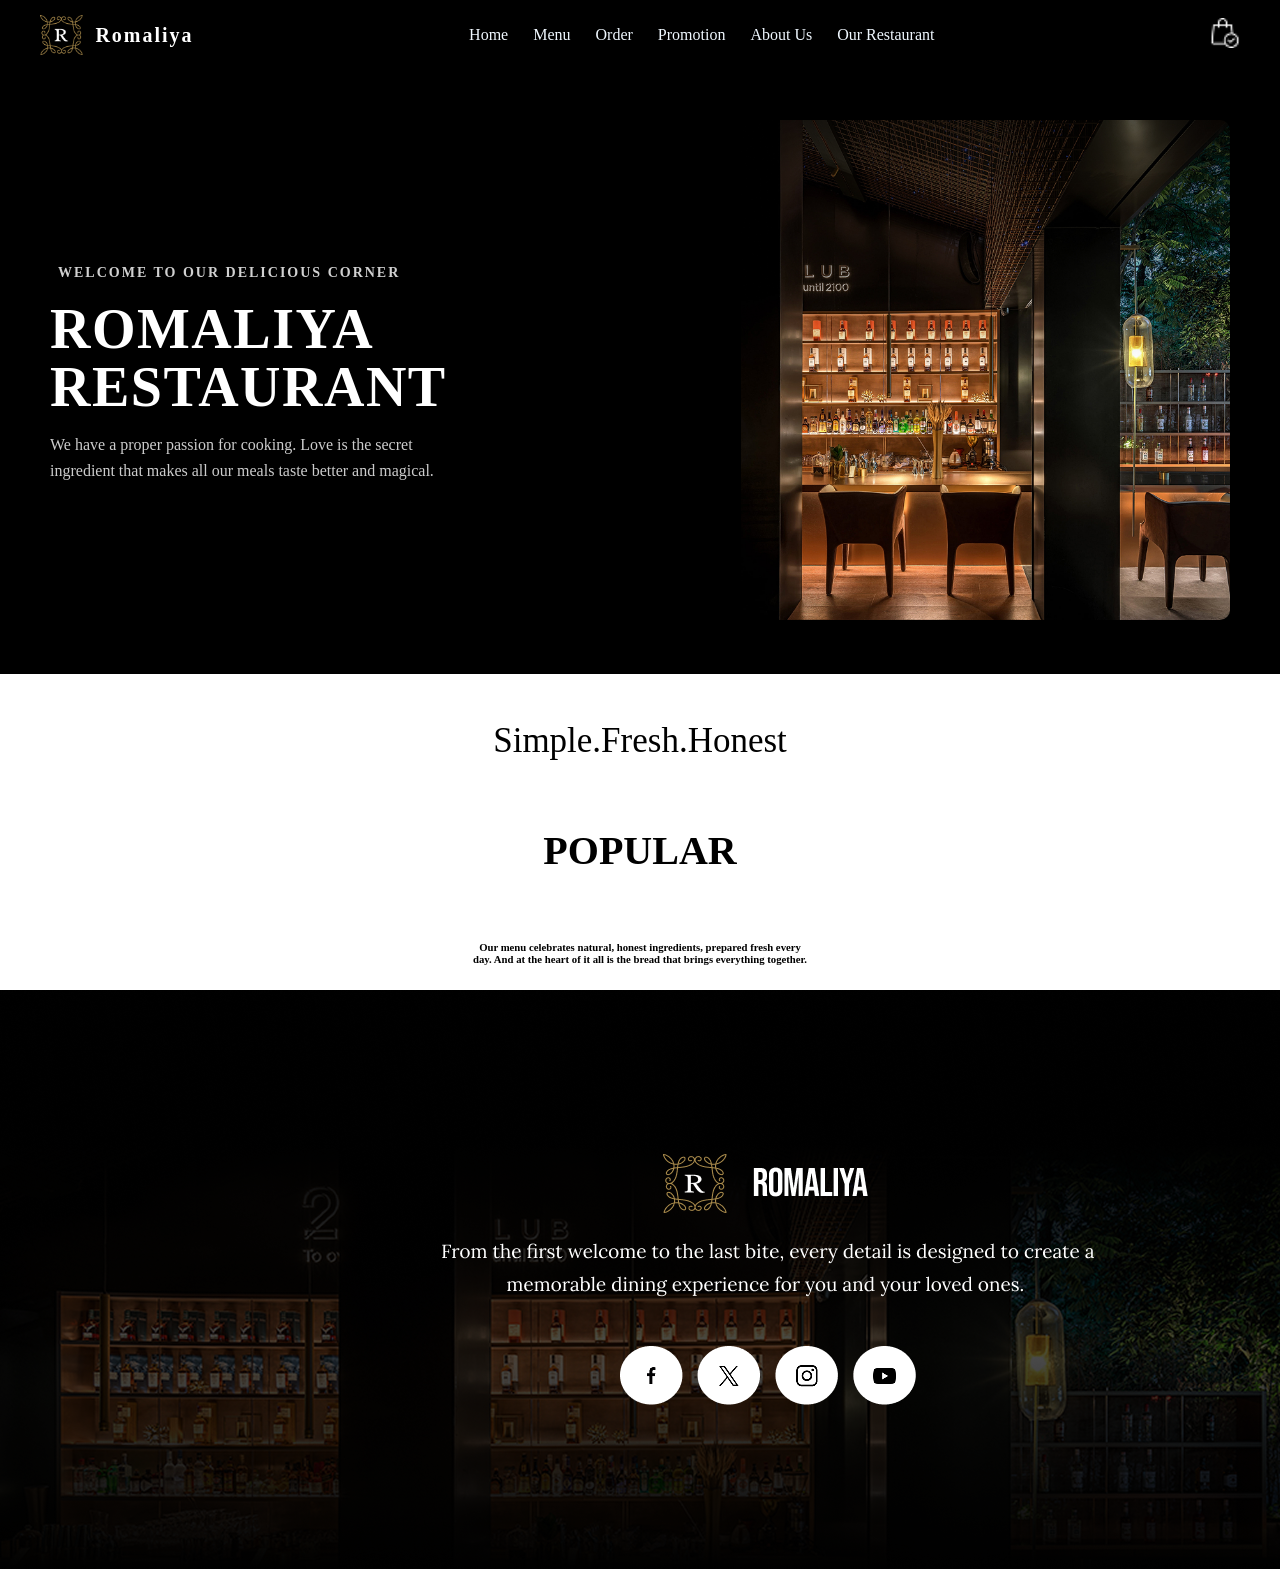
<file: week7/index.html>
<!DOCTYPE html>
<html lang="en">

<head>
    <meta charset="UTF-8">
    <meta name="viewport" content="width=device-width, initial-scale=1.0">
    <title>Document</title>
    <link rel="stylesheet" href="css/index.css">
</head>

<body>
    <div class="navbar">
        <div class="logo-box">
            <img src="image/Logo.png" alt="Logo">
            <span>Romaliya</span>
        </div>

        <div class="menu">
            <div class="menu">
                <div>Home</div>
                <div>Menu</div>
                <div>Order</div>
                <div>Promotion</div>
                <div>About Us</div>
                <div>Our Restaurant</div>
            </div>
        </div>
        <div class="logo">
            <div class="cart">
                <img src="image/order 1.png" alt="order">
            </div>
        </div>
        <div class="bergur">
            <img src="image/menu-icon.png" alt="icon">
        </div>

    </div>
    <div class="back">
        <div class="letter">
            <h1>WELCOME TO OUR DELICIOUS CORNER</h1>
            <h2>ROMALIYA<br>RESTAURANT</h2>
            <h3>We have a proper passion for cooking. Love is the secret ingredient that makes all our meals taste
                better and magical.</h3>
        </div>
        <div class="scene">
            <img src="image/slider.jpg" alt="slider">
        </div>


    </div>
    <div class="page2">
        <div class="eating">
            <h4>
                Simple.Fresh.Honest
            </h4>
            <h5>
                POPULAR
            </h5>
            <h6>
                Our menu celebrates natural, honest ingredients, prepared fresh every<br> day. And at the heart of it
                all is
                the bread that brings everything together.
            </h6>
        </div>
        <div class="puter">
            <img src="image/desktop.png" alt="food">
        </div>








    </div>












</body>

</html>
</file>
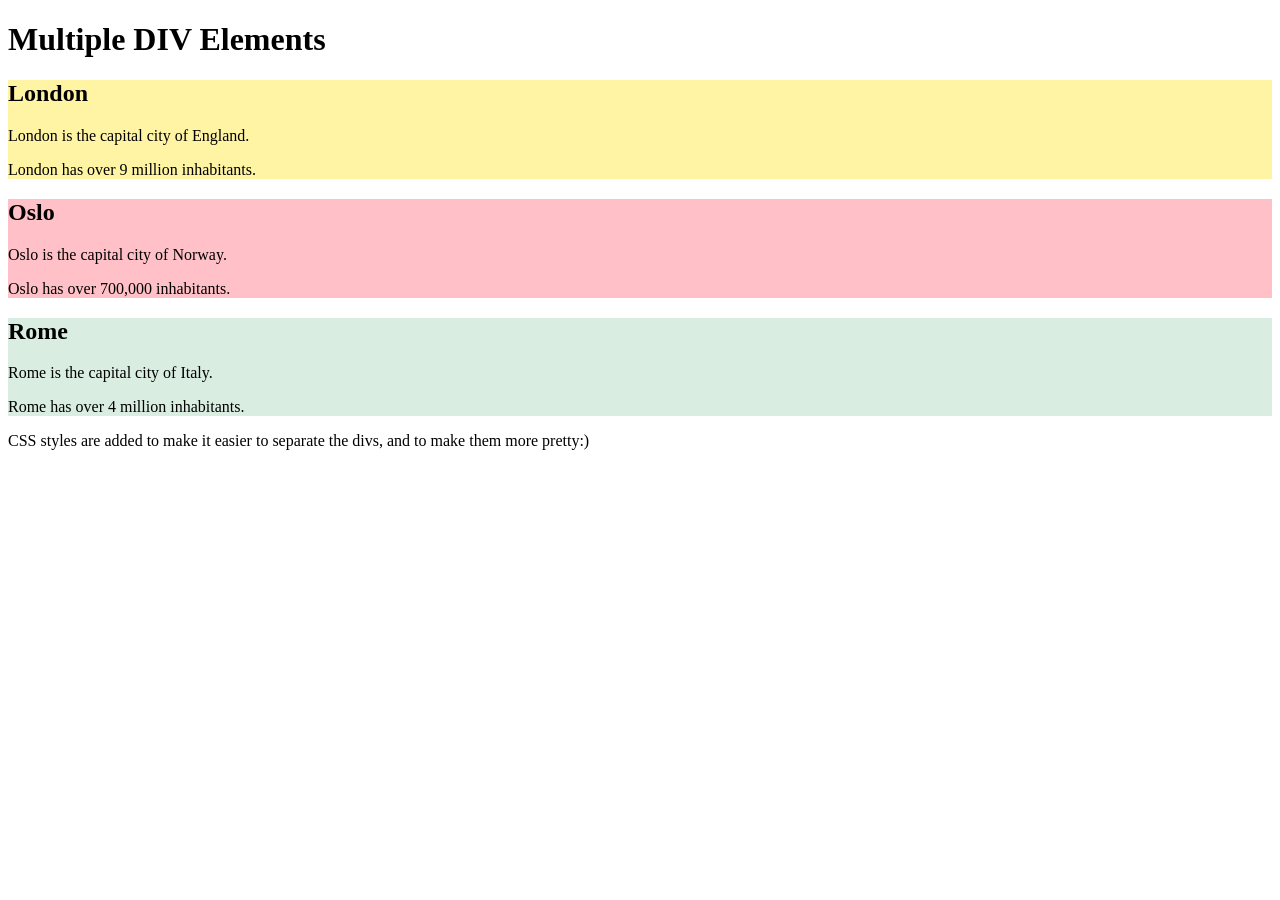
<file: week3/div-example.html>
<!DOCTYPE html>
<html lang="en">
<head>
    <meta charset="UTF-8">
    <meta name="viewport" content="width=device-width, initial-scale=1.0">
    <title>Multiple DIV Elements</title>
    <link rel="stylesheet" href="css/css-example.css">
    
<body>

<h1>Multiple DIV Elements</h1>

<div class="big-box">

<div class="y">
  <h2>London</h2>
  <p>London is the capital city of England.</p>
  <p>London has over 9 million inhabitants.</p>
</div>

<div class="r">
  <h2>Oslo</h2>
  <p>Oslo is the capital city of Norway.</p>
  <p>Oslo has over 700,000 inhabitants.</p>
</div>

<div class="g">
  <h2>Rome</h2>
  <p>Rome is the capital city of Italy.</p>
  <p>Rome has over 4 million inhabitants.</p>
</div>

</div>
<p>CSS styles are added to make it easier to separate the divs, and to make them more pretty:)</p>

</body>
</html>
</file>
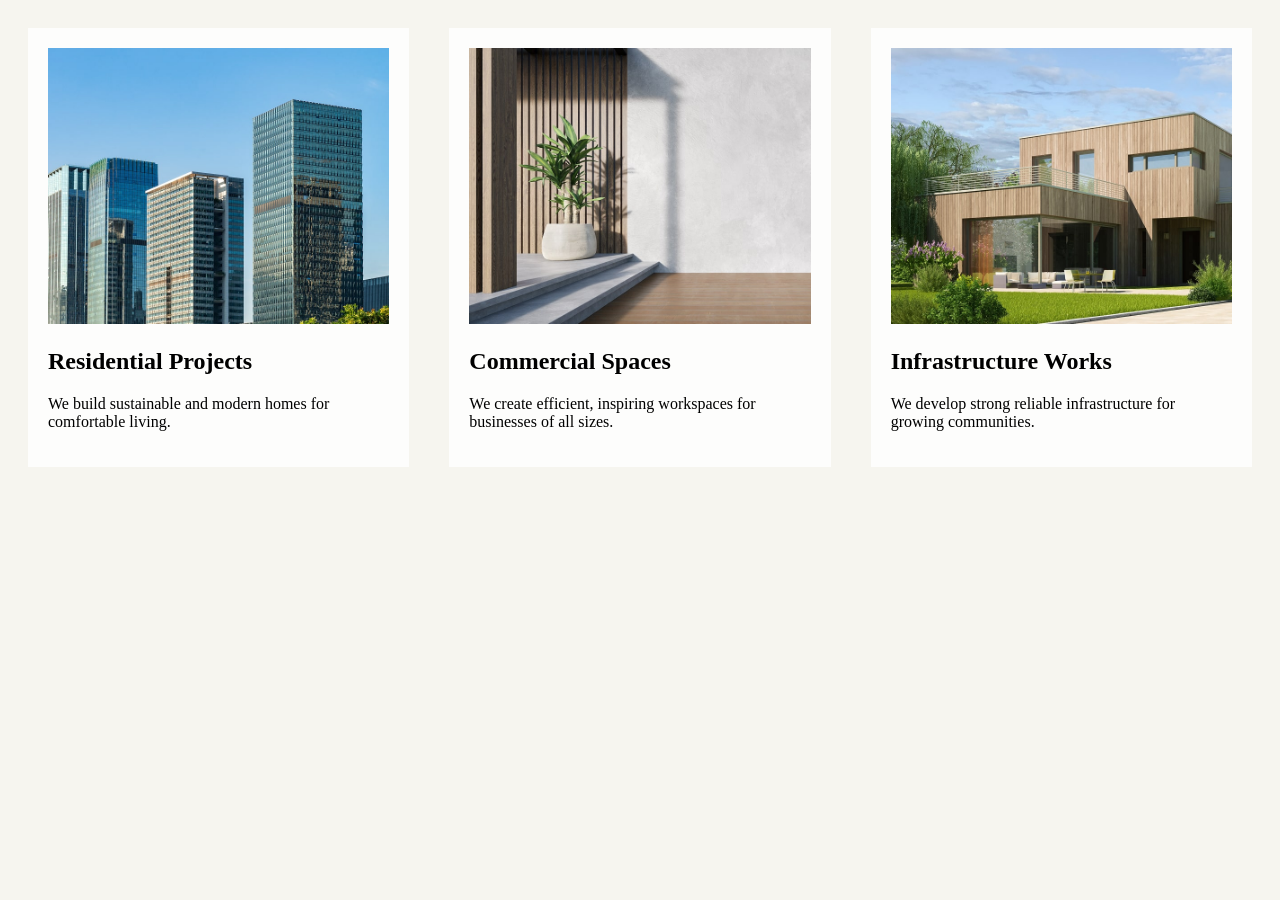
<file: week3/flexbox1.html>
<!DOCTYPE html>
<html lang="en">
<head>
    <meta charset="UTF-8">
    <meta name="viewport" content="width=device-width, initial-scale=1.0">
    <title>Multiple DIV Elements</title>
    <link rel="stylesheet" href="css/css-flexbox.css">
    
<body>


    <div class="big-box">

            <div class="a">
            <img src="images/building.jpg" alt="Residential Projects"
            width="100%" height="auto">

            <h2>Residential Projects</h2>
            <p>We build sustainable and modern homes for comfortable living.</p>
            </div>

            <div class="a">
            <img src="images/flower.jpg" alt="Commercial Spaces"
            width="100%" height="auto">
            <h2>Commercial Spaces</h2>
            <p>We create efficient, inspiring workspaces for businesses of all sizes.</p>
            </div>

            <div class="a">
            <img src="images/house.jpg" alt="Infrastructure Works"
            width="100%" height="auto">
            <h2>Infrastructure Works</h2>
            <p>We develop strong reliable infrastructure for growing communities.</p>
            </div>

    </div>
    

</body>
</html>
</file>
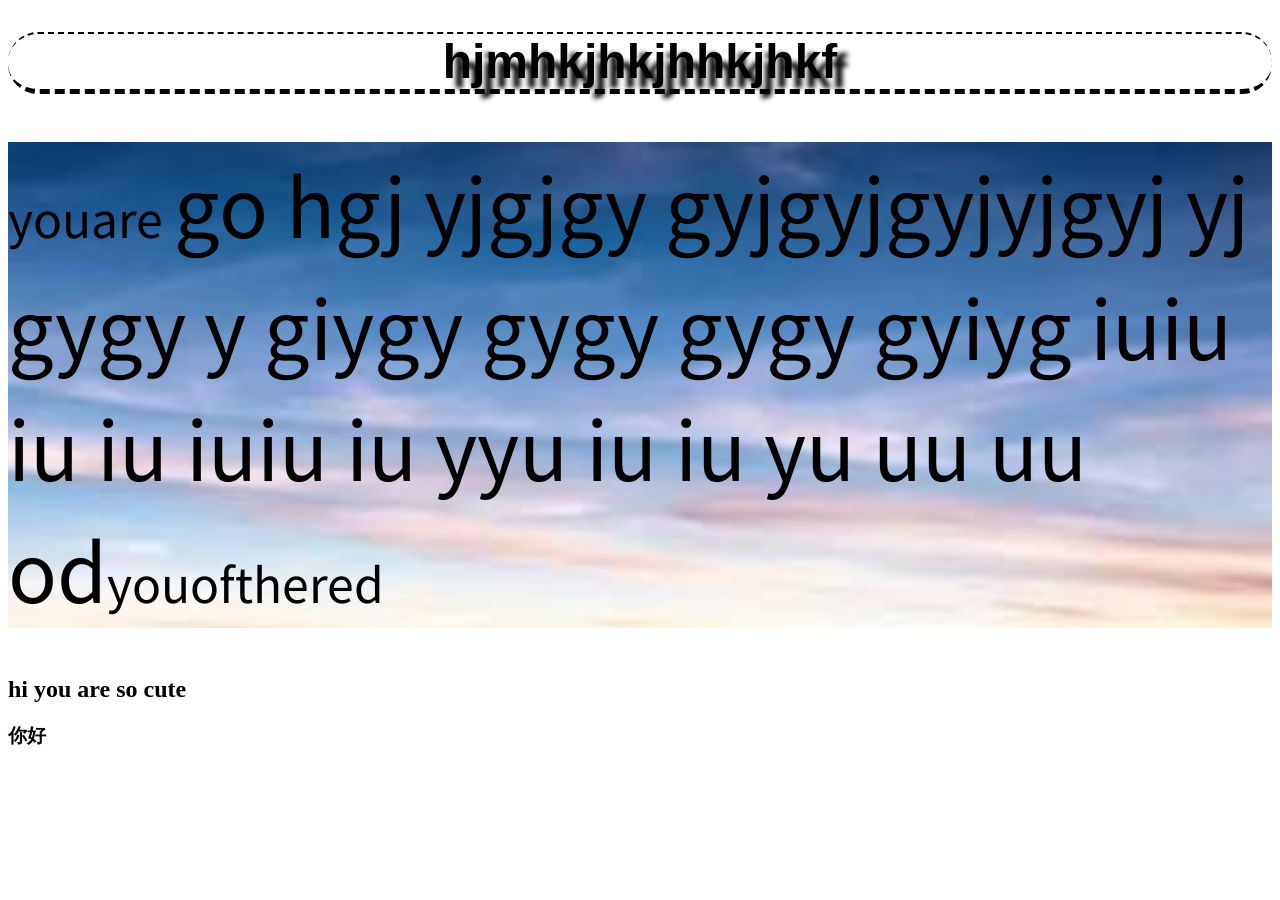
<file: week3/work.html>
<!DOCTYPE html>
<html lang="en">
<head>
    <meta charset="UTF-8">
    <meta name="viewport" content="width=device-width, initial-scale=1.0">
    <title>Google Font</title>
    <link rel="stylesheet" href="css/css-div.css">
</head>
<body>
    <h1>hjmhkjhkjhhkjhkf</h1>
    <p>youare <span class="text-bold">go hgj yjgjgy gyjgyjgyjyjgyj yj gygy  y giygy  gygy  gygy  gyiyg iuiu iu iu iuiu   iu yyu  iu iu yu  uu uu   od</span>youofthered</p>
    <h2>hi you are so cute </h2>
    <h3>你好</h3>
</body>
</html>
</file>
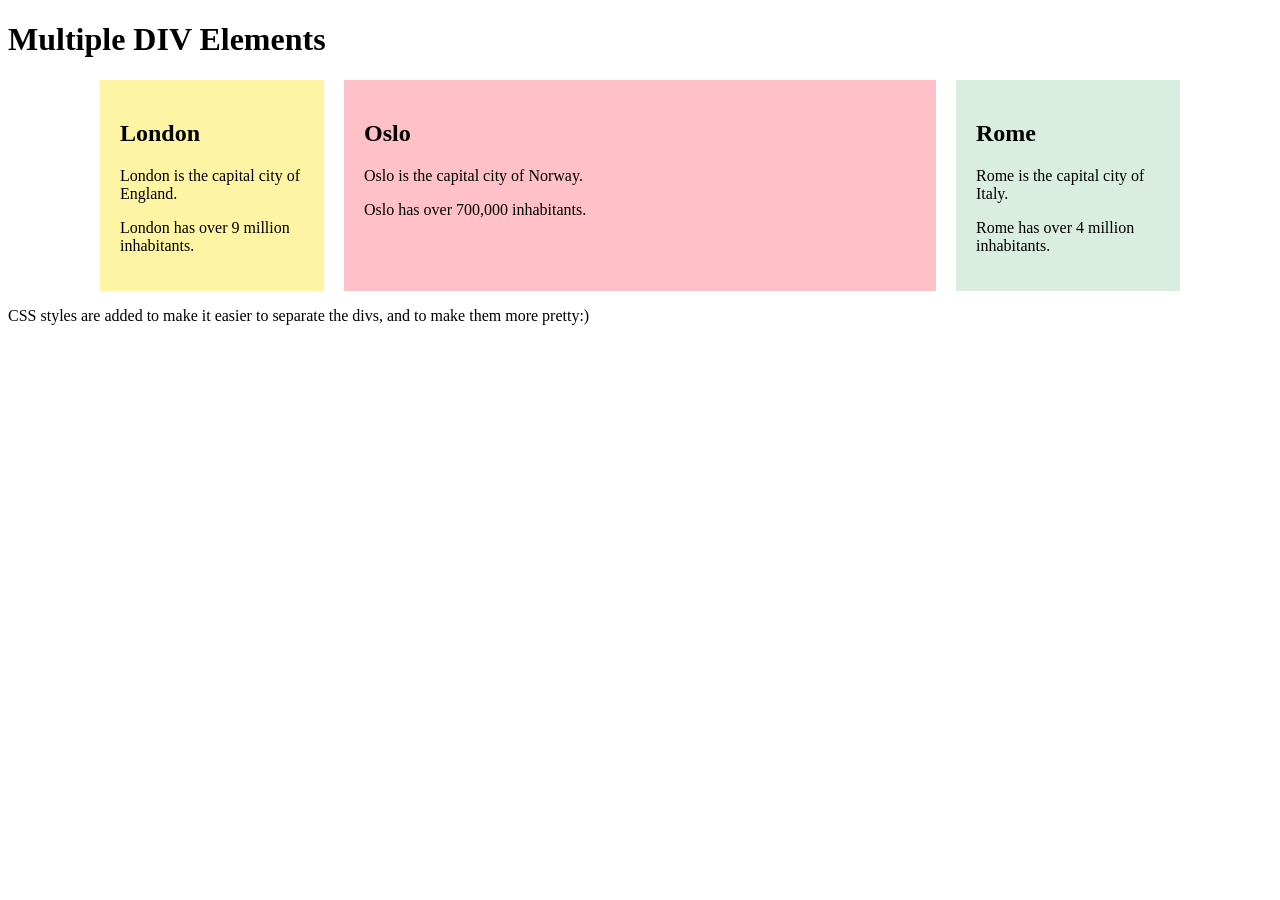
<file: week4/div-example.html>
<!DOCTYPE html>
<html lang="en">

<head>
  <meta charset="UTF-8">
  <meta name="viewport" content="width=device-width, initial-scale=1.0">
  <title>Multiple DIV Elements</title>
  <link rel="stylesheet" href="css/css-div.css">

<body>

  <h1>Multiple DIV Elements</h1>

  <div class="big-box">

    <div class="bg-yellow box">
      <h2>London</h2>
      <p>London is the capital city of England.</p>
      <p>London has over 9 million inhabitants.</p>
    </div>

    <div class="bg-red box">
      <h2>Oslo</h2>
      <p>Oslo is the capital city of Norway.</p>
      <p>Oslo has over 700,000 inhabitants.</p>
    </div>

    <div class="bg-green box">
      <h2>Rome</h2>
      <p>Rome is the capital city of Italy.</p>
      <p>Rome has over 4 million inhabitants.</p>
    </div>

  </div>
  <p>CSS styles are added to make it easier to separate the divs, and to make them more pretty:)</p>

</body>

</html>
</file>
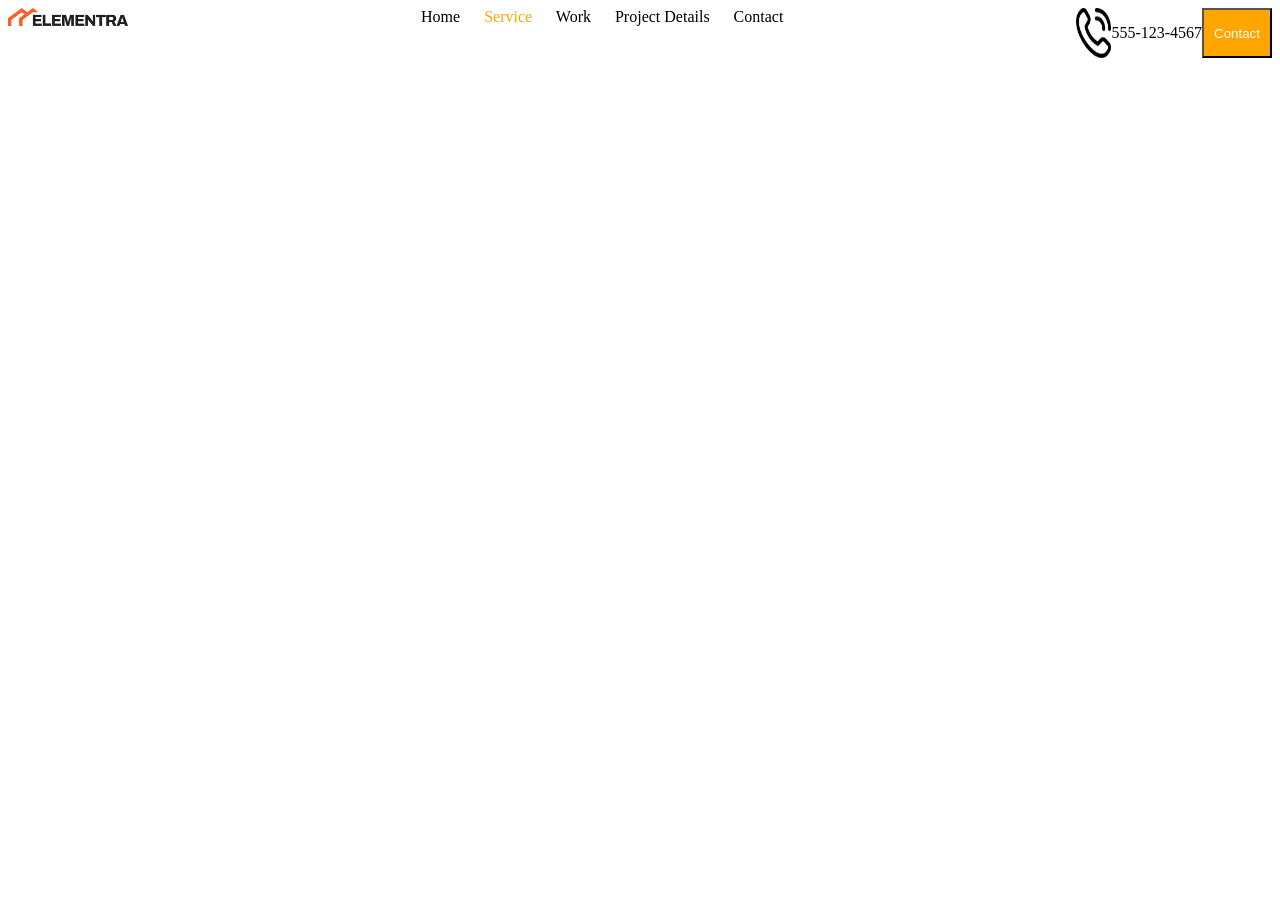
<file: week4/div-menu.html>
<!DOCTYPE html>
<html lang="en">

<head>
    <meta charset="UTF-8">
    <meta name="viewport" content="width=device-width, initial-scale=1.0">
    <title>menu</title>
    <link rel="stylesheet" href="css/css-menu.css">

<body>

    <div class="big-box">

        <div class="bg-img box">
            <img src="images/menu.png" width="120" height="auto" alt="menu">

        </div>

        <div class="bg-name box">

            Home <span class="red">Service</span> Work<span class="black"> Project Details</span> Contact

        </div>

        <div class="bg-phone box">
            <img src="images/phone-call.png" class="phone-icon" width="35" height="auto" alt="telephone">
            <p class="number">555-123-4567</p>
            <button class="contact-button">Contact</button>
            <div><img src="images/menu-burger.png" class="menu-burger" width="30" height="auto" alt="menu-burger">
            </div>
        </div>







</body>

</html>
</file>
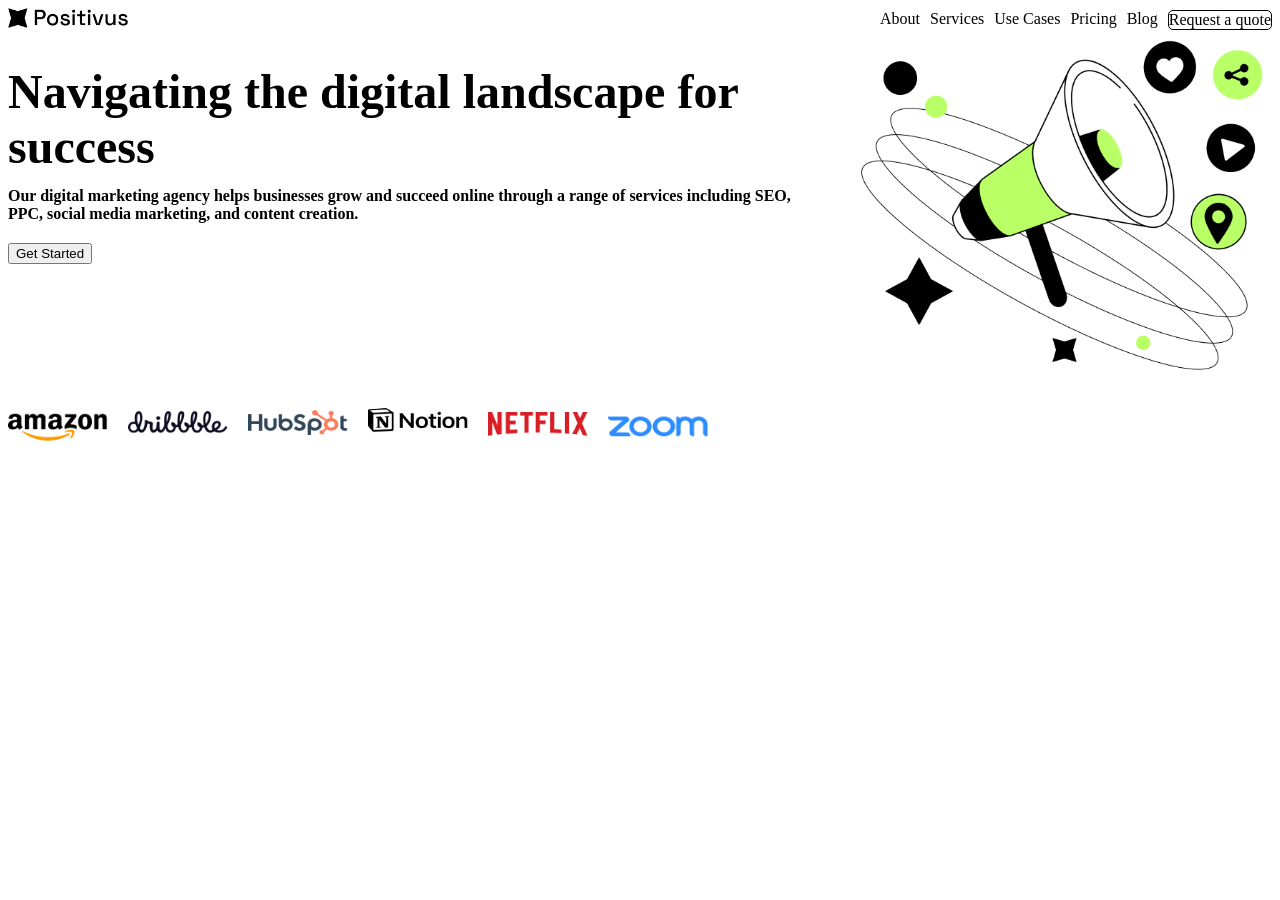
<file: week5/home.html>
<!DOCTYPE html>
<html lang="en">

<head>
    <meta charset="UTF-8">
    <meta name="viewport" content="width=device-width, initial-scale=1.0">
    <title>Document</title>
    <link rel="stylesheet" href="css/css-home.css">
</head>

<body>
    <div class="header">
        <div class="logo">
            <img src="images/logo.png" alt="Positivus Logo" width="120">
        </div>

        <div class="menu">
            <div>About</div>
            <div>Services</div>
            <div>Use Cases</div>
            <div>Pricing</div>
            <div>Blog</div>
            <div class="request-quote">Request a quote</div>



        </div>

        <div class="burger">
            <img src="images/burger.png" alt="Burger" width="30">
        </div>
    </div>

    <div class="banner">
        <div class="banner-title">
            <h1>Navigating the digital landscape
                for success</h1>

            <h2>Our digital marketing agency helps businesses grow and succeed online through a range of services
                including
                SEO, PPC, social media marketing, and content creation.
            </h2>

            <button class="banner-button">Get Started</button>
        </div>

        <div class="banner-image">
            <img src="images/Illustration.png" alt="Banner" width="100%">
        </div>
    </div>

    <div class="logos">
        <div><img src="images/amazon.png" alt="amazon"></div>
        <div><img src="images/dnittte.png" alt="dnittte"></div>
        <div><img src="images/hubspot.png" alt="hubspot"></div>
        <div><img src="images/notion.png" alt="notion"></div>
        <div><img src="images/netflix.png" alt="netflix"></div>
        <div><img src="images/zoom.png" alt="zoom"></div>







    </div>






    </div>



</body>

</html>
</file>
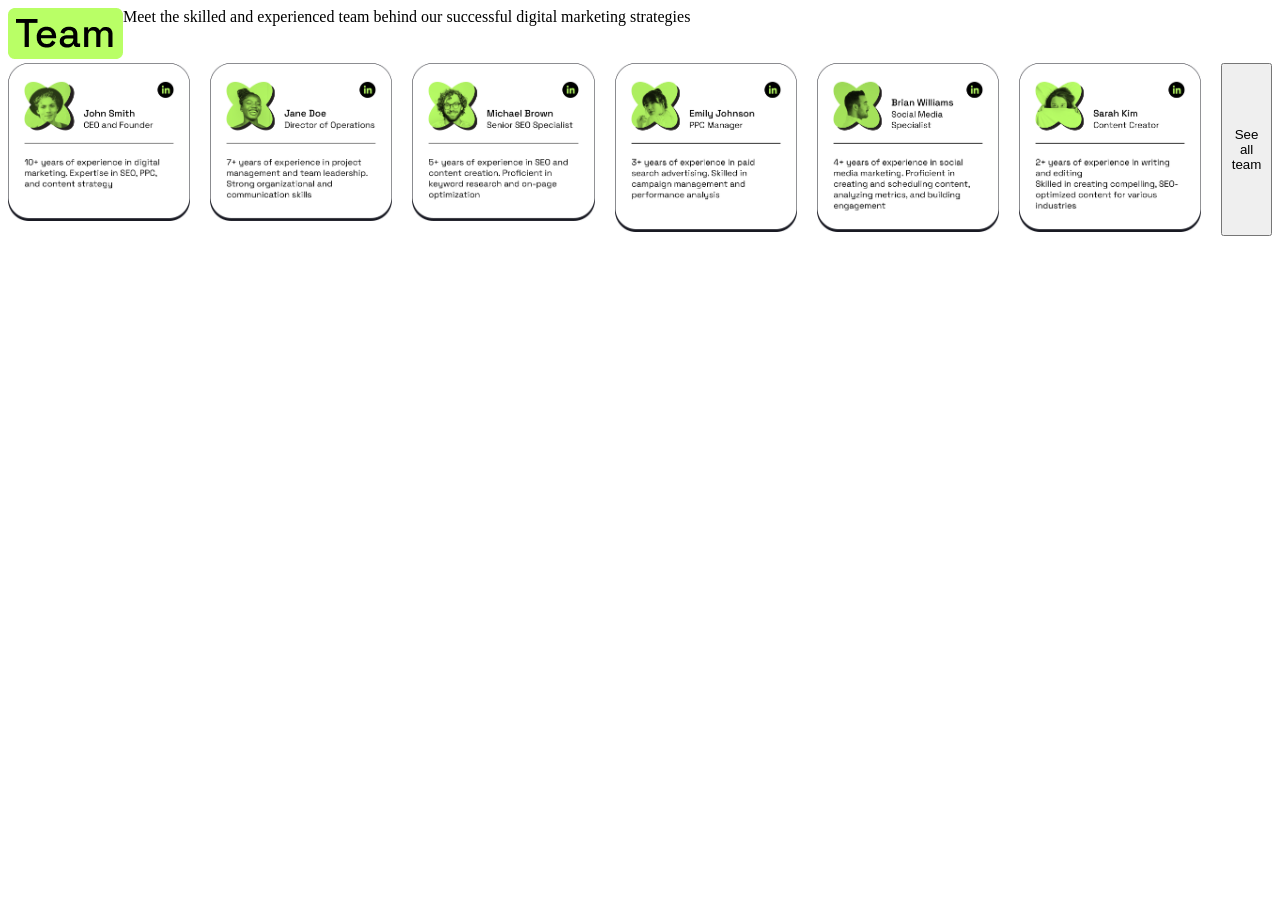
<file: week5/home2.html>
<!DOCTYPE html>
<html>

<head>
    <meta charset="UTF-8">
    <meta name="viewport" content="width=device-width, initial-scale=1.0">
    <title>Document</title>
    <link rel="stylesheet" href="css/css-home2.css">
</head>

<body>

    <div class="vices">
        <div class="picture">
            <img src="images/Head.png" alt="head">
        </div>

        <div class=" word">
            Meet the skilled and experienced team behind our successful digital marketing strategies
        </div>

    </div>
    <div class="photo">
        <div><img src="images/Card.png" alt="john smith"></div>
        <div><img src="images/Card 2.png" alt="jane doe"></div>
        <div><img src="images/Card 3.png" alt="micheal brown"></div>
        <div><img src="images/Card 4.png" alt="emily johnson"></div>
        <div><img src="images/Card 5.png" alt="brian willams"></div>
        <div><img src="images/Card 6.png" alt="sarah kim"></div>
        <button>See all team</button>




    </div>







</body>
</file>
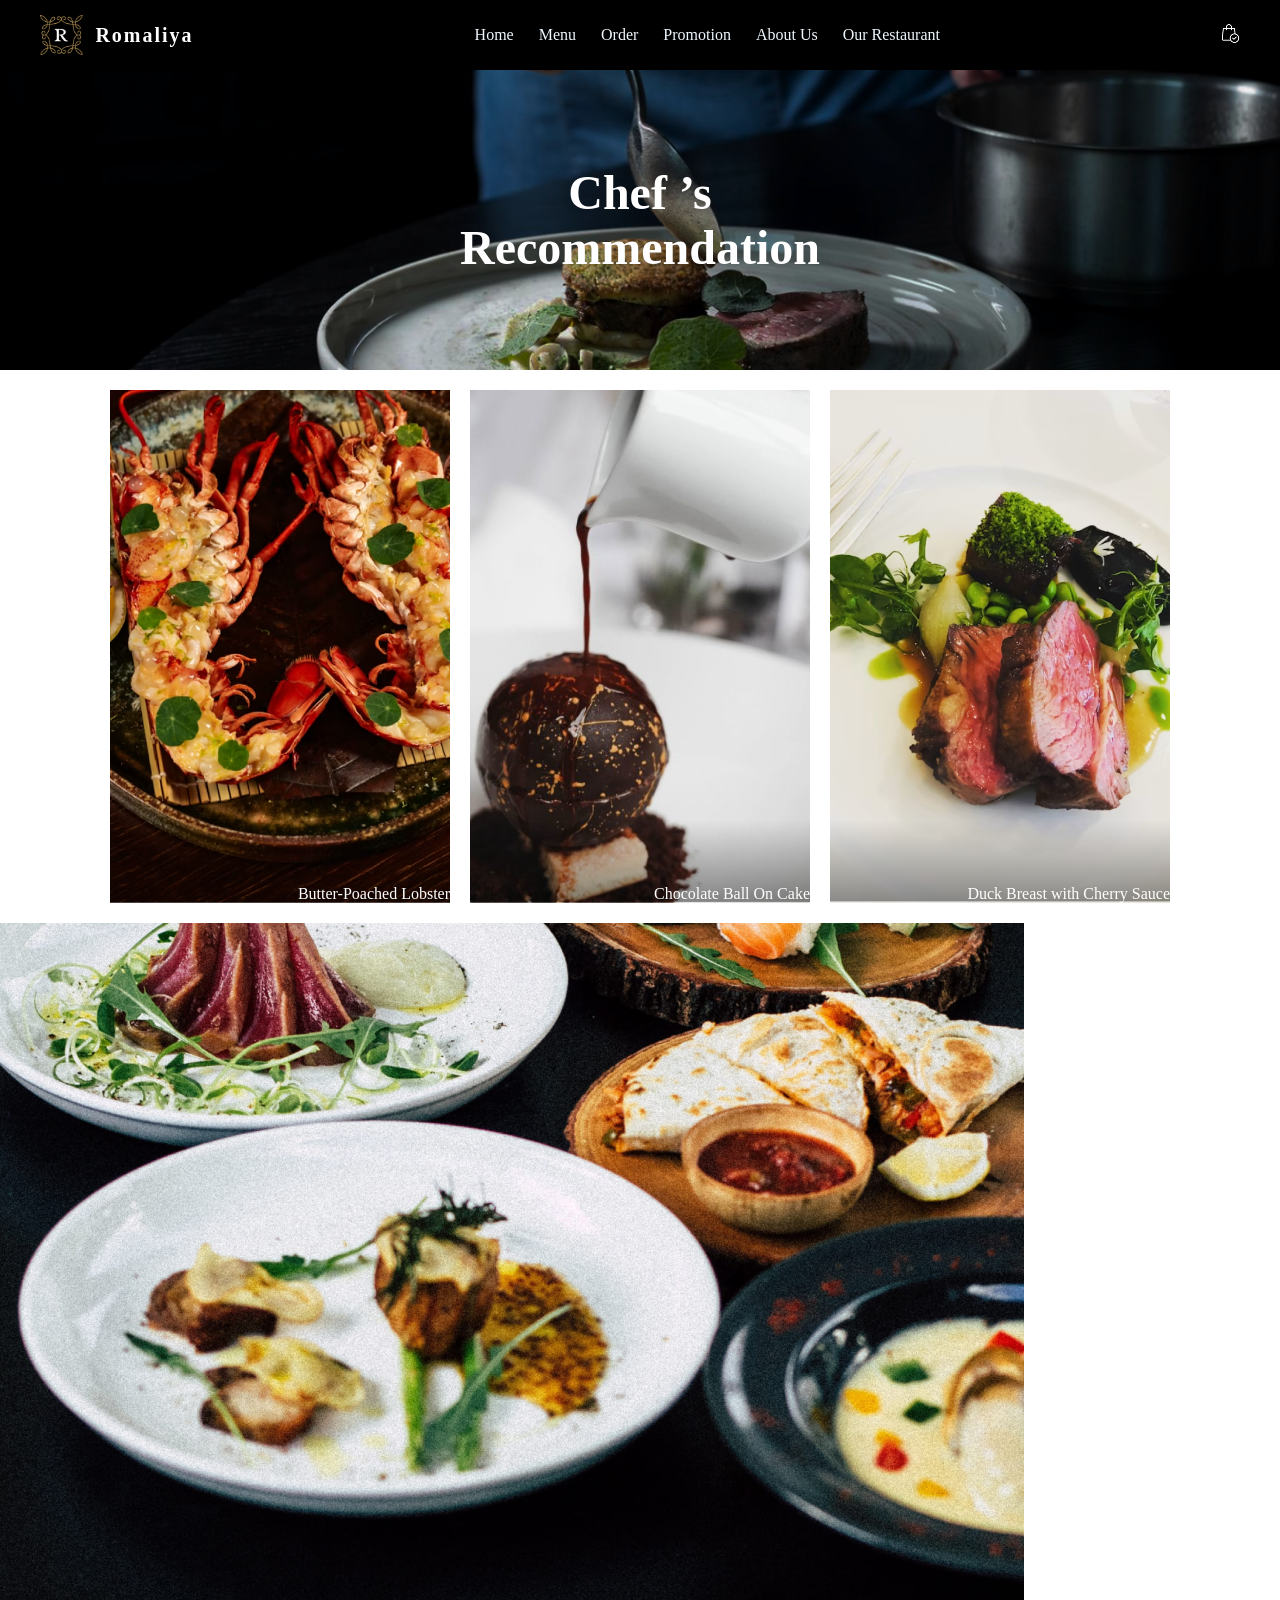
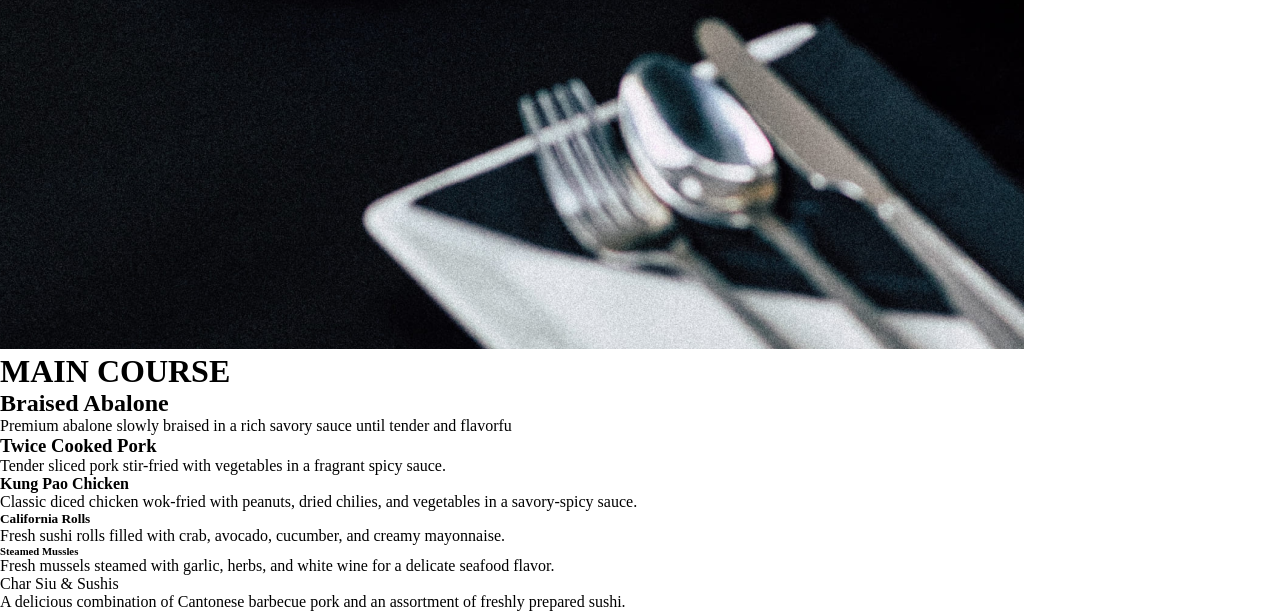
<file: week8/indexx.html>
<!DOCTYPE html>
<html lang="en">

<head>
    <meta charset="UTF-8">
    <meta name="viewport" content="width=device-width, initial-scale=1.0">
    <title>Document</title>
    <link rel="stylesheet" href="css/indexx.css">

</head>

<body>
    <div class="navbar">
        <div class="logo-box">
            <img src="image/Logo.png" alt="Logo">
            <span>Romaliya</span>
        </div>

        <div class="menu">
            <div class="menu">
                <div>Home</div>
                <div>Menu</div>
                <div>Order</div>
                <div>Promotion</div>
                <div>About Us</div>
                <div>Our Restaurant</div>
            </div>
        </div>
        <div class="logo">
            <div class="cart">
                <img src="image/order 1.png" alt="order">
            </div>
        </div>
        <div class="bergur">
            <img src="image/menu-icon.png" alt="icon">
        </div>
    </div>

    <div class="backgroud">
        <div class="picture">
            <H1>Chef ’s</H1>
            <h2>Recommendation</h2>
        </div>

    </div>
    <div class="big-box">
        <div class="box1">
            <p>Butter-Poached Lobster</p>

        </div>
        <div class="box2">
            <p>Chocolate Ball On Cake</p>
        </div>
        <div class="box3">
            <p>Duck Breast with Cherry Sauce</p>
        </div>
    </div>
    <div class="big-manu">
        <div class="manu">
            <img src="image/food.png" alt="food">
            <h1>MAIN COURSE</h1>
            <h2>Braised Abalone</h2>
            <p>Premium abalone slowly braised in a rich savory sauce until tender and flavorfu</p>
            <h3>Twice Cooked Pork</h3>
            <p>Tender sliced pork stir-fried with vegetables in a fragrant spicy sauce.</p>
            <h4>Kung Pao Chicken</h4>
            <p>Classic diced chicken wok-fried with peanuts, dried chilies, and vegetables in a savory-spicy sauce.</p>
            <h5>California Rolls</h5>
            <p>Fresh sushi rolls filled with crab, avocado, cucumber, and creamy mayonnaise.</p>
            <h6>Steamed Mussles</h6>
            <p>Fresh mussels steamed with garlic, herbs, and white wine for a delicate seafood flavor.</p>
            <h7>Char Siu & Sushis</h7>
            <p>A delicious combination of Cantonese barbecue pork and an assortment of freshly prepared sushi.</p>
        </div>





    </div>






</body>

</html>
</file>
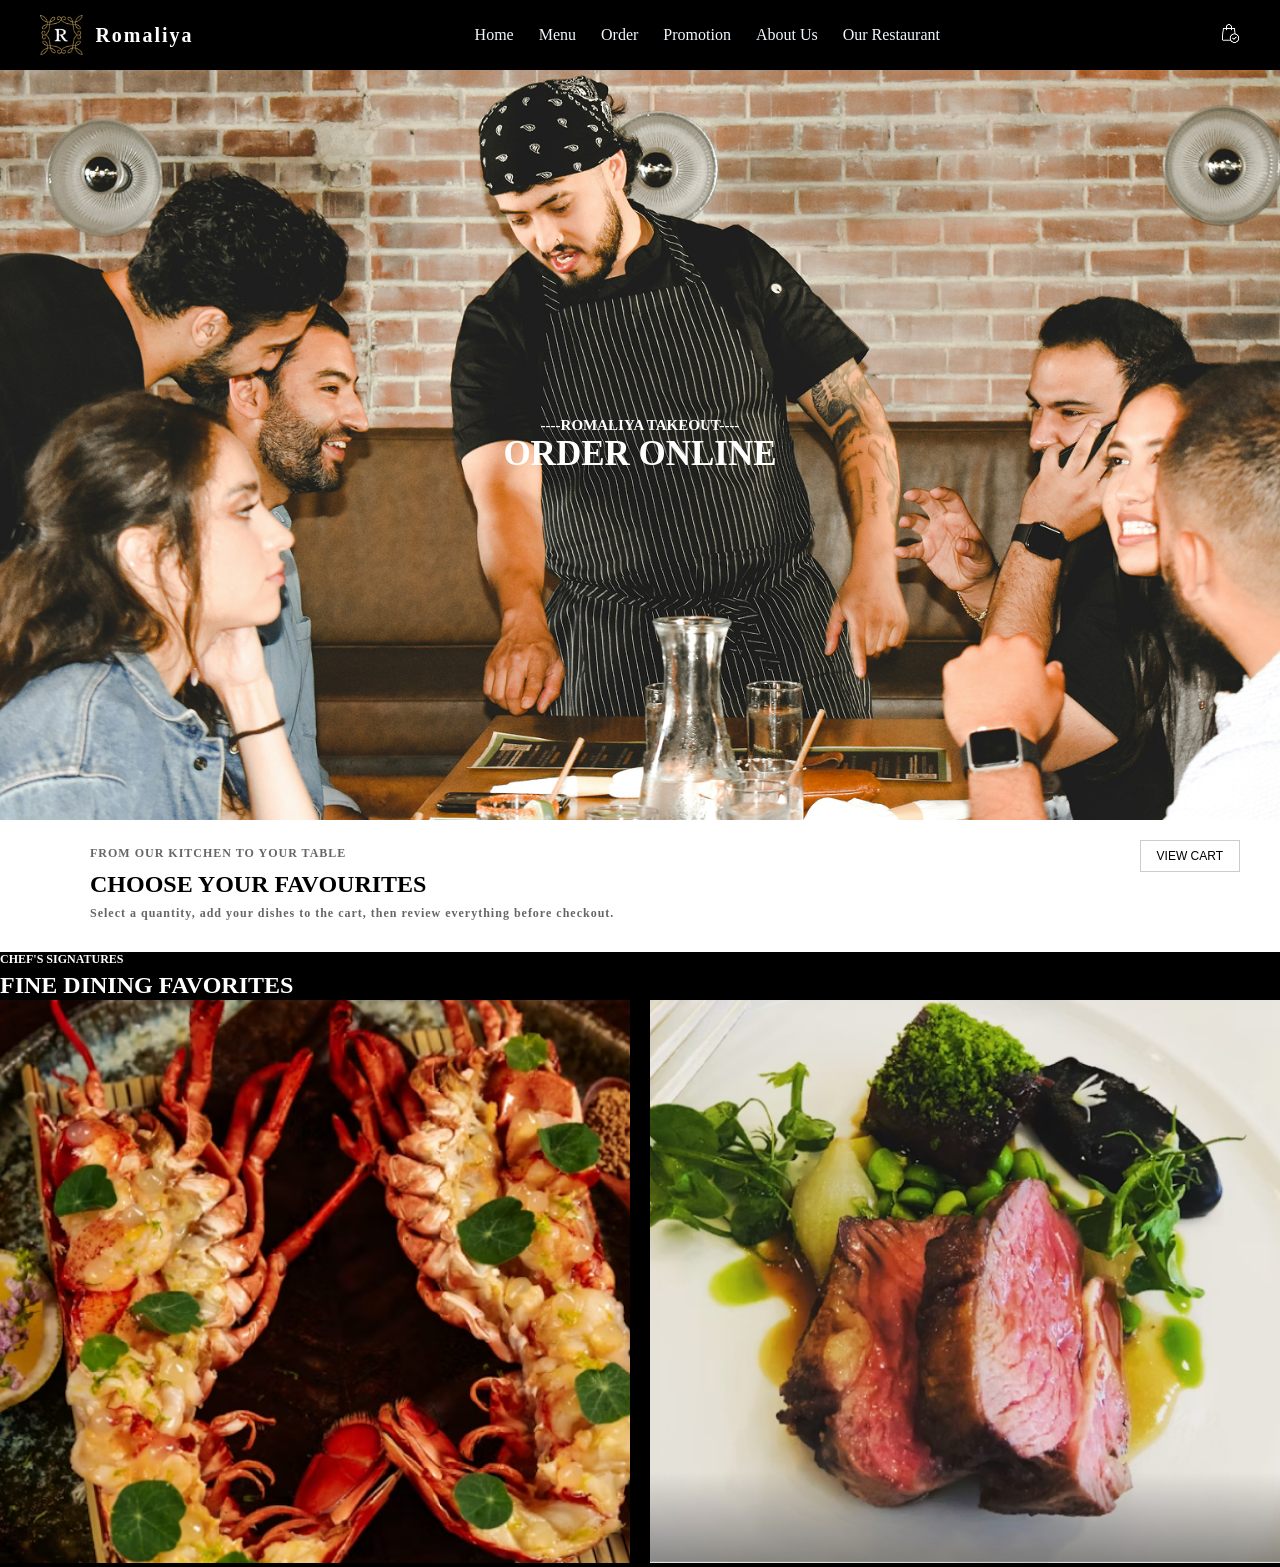
<file: week9/indux.html>
<!DOCTYPE html>
<html lang="en">

<head>
    <meta charset="UTF-8">
    <meta name="viewport" content="width=device-width, initial-scale=1.0">
    <title>Document</title>
    <link rel="stylesheet" href="css/Index.css">

</head>

<body>
    <div class="navbar">
        <div class="logo-box">
            <img src="image/Logo.png" alt="logo">
            <span>Romaliya</span>
        </div>

        <div class="menu">
            <div class="menu">
                <div>Home</div>
                <div>Menu</div>
                <div>Order</div>
                <div>Promotion</div>
                <div>About Us</div>
                <div>Our Restaurant</div>
            </div>
        </div>
        <div class="logo">
            <div class="cart">
                <img src="image/order 2.png" alt="order">
            </div>
        </div>
        <div class="bergur">
            <img src="image/menu-icon.png" alt="icon">
        </div>
    </div>
    <div class="word">
        <div class="letter">
            <h1>----ROMALIYA TAKEOUT----</h1>
            <p>ORDER ONLINE</p>
        </div>

    </div>
    <div class="second">
        <div class="numeric">
            <h2>FROM OUR KITCHEN TO YOUR TABLE</h2>
            <h3>Choose your favourites</h3>
            <h4>Select a quantity, add your dishes to the cart, then review everything before checkout.</h4>

        </div>
        <div class="numeric-button">
            <button>View Cart</button>
        </div>  
        
    </div>
    <div class="third">
        
        <div class="font">
            <h5>CHEF'S SIGNATURES</h5>
            <h6>FINE DINING FAVORITES</h6>
        </div>

        <div class="food-row">
            <div class="lobster">
                <img src="image/mask.png" alt="mask">
            </div>
            <div class="beef">
                <img src="image/meat.png" alt="meat">
            </div>
        </div> 
    </div>

</div>

















</body>

</html>
</file>
<file: week7/css/index.css>
body {
    margin: 0;
    padding: 0;
    box-sizing: border-box;
}


.navbar {
    display: flex;
    align-items: center;
    justify-content: space-between;
    padding: 15px 40px;
    background-color: #000;
}

.logo-box {
    display: flex;
    align-items: center;
    gap: 12px;
    color: #ffffff;
    font-weight: bold;
    font-size: 20px;
    letter-spacing: 2px;
}

.logo-box img {
    height: 40px;
    width: auto;
}

.menu {
    display: flex;
    gap: 25px;
    color: aliceblue;
}

.menu div {
    cursor: pointer;
}

.cart img {
    height: 30px;
    width: auto;
}



.bergur {
    display: none;
}

.back {
    display: flex;
    justify-content: space-between;
    align-items: center;
    padding: 50px;
    position: relative;
    background-color: #000;
}

.letter {
    display: flex;
    flex-direction: column;
    align-items: flex-start;
    gap: 15px;
    color: #ffffff;
}

h1 {
    font-size: 14px;
    font-weight: 600;
    letter-spacing: 2px;
    color: #d1d1d1;
    text-transform: uppercase;
    margin: 0;
    padding: 4px 8px;
}

h2 {
    font-size: 56px;
    line-height: 1.05;
    font-weight: 900;
    letter-spacing: 1.5px;
    text-transform: uppercase;
    margin: 0;
    color: #ffffff;
}

h3 {
    font-size: 16px;
    font-weight: normal;
    line-height: 1.6;
    color: #cccccc;
    max-width: 414px;
    margin: 0;
}

.scene {
    position: relative;
    padding-left: 90px
}

.scene img {
    height: 500px;
    width: auto;
    border-radius: 10px;
}

.page2 {
    background-color: #ffffff;

}


h4 {
    text-align: center;
    font-size: 35px;
    font-weight: 300;

}

h5 {
    text-align: center;
    font-size: 40px;
}

h6 {
    text-align: center;
}


@media (max-width: 1024px) {
    .bergur {
        display: block;
    }

    .logo {
        display: none;
    }

    .letter {
        display: none;
    }
}

@media(max-width:800px) {
    .menu {
        display: none;
    }
}
</file>
<file: week3/css/css-example.css>
.y {
    background-color: #FFF4A3;
}
.r {
    background-color: #FFC0C7;
}
.g {
    background-color: #D9EEE1;
}
</file>
<file: week3/css/css-flexbox.css>
body {
    background-color: rgba(246, 245, 239);
}
img {
    width: 100%;
    height: auto;
}
.big-box {
    display: flex;
    margin: auto; 
    border-radius: 10px;
}
.a {
    padding: 20px;
    margin: 20px;  
    background-color: rgba(255, 255, 255, 0.8); 
    

}
</file>
<file: week3/css/css-div.css>
@import url('https://fonts.googleapis.com/css2?family=Google+Sans:ital,opsz,wght@0,17..18,400..700;1,17..18,400..700&family=Noto+Sans+TC:wght@100..900&family=Oswald:wght@200..700&family=Playwrite+CA+Guides&display=swap');


h1 {
    font-family: 'Google Sans', sans-serif;
    font-size: 48px;
    text-align: center;
    border-bottom: 5px dashed #000;
    border-top: 2px dashed #000;
    border-radius: 30px;
    text-shadow: 10px 10px 5px #000000;

    
}
p {
    font-family: 'Noto Sans TC', sans-serif;
    font-size: 48px;
    background-image: url('/week3/images/images.jpg');
    background-size: cover;
}
.text-bold {
    
    font-weight: normal;
    font-size: 81px;
    font-style: justify;
    line-height: 1.5;
}
</file>
<file: week4/css/css-div.css>
.big-box {
    display: flex;
    gap: 20px;
    max-width: 1080px;
    margin: auto;
}

.box {
    padding: 20px;
    flex: 1;
}

.bg-yellow {
    background-color: #FFF4A3;
}

.bg-red {
    background-color: #FFC0C7;
    flex: 3;
}

.bg-green {
    background-color: #D9EEE1
}


@media (max-width: 700px) {
    .big-box {
        flex-direction: column;
    }

    .bg-yellow {
        background-color: #0cc916;
    }

    .bg-red {
        background-color: #33b9fb;
    }

    .bg-green {
        background-color: #9086c2;
    }

}

@media (max-width: 600px) {

    .bg-yellow {
        background-color: #6c928e;
    }

    .bg-red {
        background-color: #4b7528;
    }

    .bg-green {
        display: none;
    }
}
</file>
<file: week4/css/css-menu.css>
.big-box {
    display: flex;
    justify-content: space-between;
    margin: auto;
    max-width: 1536px;
}


.bg-img {
    text-align: center;

}


.red {
    color: orange;
    padding: 20px;
}

.black {
    padding: 20px;
}

.bg-phone {
    display: flex;

}


.menu-burger {
    display: none;
}

button {
    background-color: orange;
    color: white;
    padding: 10px;
}

@media (max-width: 800px) {
    .phone-icon {
        display: none;
    }

    .number {
        display: none;
    }

    .contact-button {
        display: none;
    }

    .menu-burger {
        display: block;
    }
}





@media (max-width: 800px) {
    .bg-name {
        display: none;
    }
}
</file>
<file: week5/css/css-home.css>
.header {
    display: flex;
    align-items: center;
    justify-content: space-between;
    gap: 20px;
}

.menu {
    display: flex;
    gap: 10px;

}

.request-quote {
    border: 1px solid black;
    gap: 10px;
    border-radius: 5px;

}

.burger {
    display: none;
}

.banner {
    display: flex;
    gap: 20px;

}

.banner-title .banner-image {
    flex: 1;
    display: flex;
}



h1 {
    font-size: 3rem;
    margin-bottom: 10px;
}

h2 {
    font-size: 1rem;
    margin-bottom: 20px;
}

.logos {
    display: flex;
    gap: 20px;
}

.logos img {
    width: 100px;
    height: auto;
}

.vices {
    display: flex;
}

.logos {
    display: flex;
    gap: 20px;
}

.logos img {
    width: 100px;
    height: auto;
}



@media (max-width: 800px) {
    .menu {
        display: none;
    }

    .burger {
        display: block;
    }
}

@media (max-width: 600px) {
    .banner {
        flex-direction: column-reverse;

    }


    .logos {
        flex-wrap: wrap;
        gap: 0;
    }

    .logos div {
        width: 50%;
        text-align: center;
    }

    .logos img {
        width: 80%;
    }

}
</file>
<file: week5/css/css-home2.css>
.vices {
    display: flex;
}

.photo {
    display: flex;
    gap: 20px;

}

.photo img {
    width: 100px;
    height: auto;
    width: 100%;
}

button {
    size: 2cap;
}

@media (max-width: 600px) {
    .banner {
        flex-direction: column-reverse;

    }


    .photo {
        flex-wrap: wrap;
        gap: 0;
    }

    .photo div {
        width: 50%;
        text-align: center;
    }

    .photo img {
        width: 80%;
    }

}
</file>
<file: week8/css/indexx.css>
* {
    margin: 0;
    padding: 0;
    box-sizing: border-box;
}

body {
    margin: 0;
    padding: 0;
    box-sizing: border-box;
}


.navbar {
    display: flex;
    align-items: center;
    justify-content: space-between;
    padding: 15px 40px;
    background-color: #000;
}

.logo-box {
    display: flex;
    align-items: center;
    gap: 12px;
    color: #ffffff;
    font-weight: bold;
    font-size: 20px;
    letter-spacing: 2px;
}

.logo-box img {
    height: 40px;
    width: auto;
}

.menu {
    display: flex;
    gap: 25px;
    color: aliceblue;
}

.menu div {
    cursor: pointer;
}

.bergur {
    display: none;
}


.picture {
    background-image: url("../image/Mask.png");
    background-size: cover;
    background-position: center;
    height: 300px;
    display: flex;
    flex-direction: column;
    justify-content: center;
    align-items: center;
}

.picture h1,
.picture h2 {
    color: #fff;
    font-size: 48px;
    margin: 0;
}

.big-box {
    display: flex;
    justify-content: center;
    text-align: center;
    padding: 20px;
    gap: 20px;
    max-width: 1100px;
    margin: 0 auto;


}

.box1 {
    background-image: url("../image/shrimp.png");
    background-size: cover;
    background-position: center;
    width: 100%;
    height: 513px;
    color: #fff;
    display: flex;
    align-items: flex-end;
    justify-content: right;
}

.box2 {
    background-image: url("../image/chocolate.png");
    background-size: cover;
    background-position: center;
    width: 100%;
    height: 513px;
    color: #fff;
    display: flex;
    align-items: flex-end;
    justify-content: right;
}

.box3 {
    background-image: url("../image/duck.png");
    background-size: cover;
    background-position: center;
    width: 100%;
    height: 513px;
    color: #fff;
    display: flex;
    align-items: flex-end;
    justify-content: right;
}

p {

    right: 15px;
    bottom: 15px;
}



@media (max-width: 768px) {
    .menu {
        display: none;
    }

    .bergur {
        display: block;
        cursor: pointer;
    }

    .cart {
        display: none;
    }
}
</file>
<file: week9/css/Index.css>
* {
    margin: 0;
    padding: 0;
    box-sizing: border-box;
}

body {
    margin: 0;
    padding: 0;
    box-sizing: border-box;
}

.word {
    background-image: url("../image/cart.png");
    background-size: cover;
    background-position: center;
    height: 750px;
    display: flex;
    flex-direction: column;
    justify-content: center;
    align-items: center;
}

h1,
p {
    color: #ffffff;
}

h1 {
    font-size: 15px;
    text-align: center;
}

p {
    font-size: 35px;
    text-align: center;
    width: 400px;
    font-weight: bold;

}

.navbar {
    display: flex;
    align-items: center;
    justify-content: space-between;
    padding: 15px 40px;
    background-color: #000;
}

.logo-box {
    display: flex;
    align-items: center;
    gap: 12px;
    color: #ffffff;
    font-weight: bold;
    font-size: 20px;
    letter-spacing: 2px;
}

.logo-box img {
    height: 40px;
    width: auto;
}

.menu {
    display: flex;
    gap: 25px;
    color: aliceblue;
}

.menu div {
    cursor: pointer;
}

.bergur {
    display: none;
}

.second {
    display: flex;
    justify-content: space-between;
    align-items: center;
    padding: 20px 40px;

}

.numeric {
    margin-left: 50px;
    height: 20px;
    gap: 15px;
}



h2 {
    font-size: 12px;
    letter-spacing: 1px;
    color: #666;
    margin-bottom: 10px;
}

h3 {
    font-size: 24px;
    font-weight: bold;
    text-transform: uppercase;
    margin-bottom: 8px
}

h4 {
    font-size: 12px;
    letter-spacing: 1px;
    color: #666;
    margin-bottom: 10px;
}



.numeric-button button {
    padding: 8px 16px;
    border: 1px solid #ccc;
    background-color: transparent;
    cursor: pointer;
    text-transform: uppercase;
    font-size: 12px;
}

.third,
.font,
h4,
h5 {
    position: static !important;
    height: auto !important;
}

.third {
    display: flex;
    flex-direction: column;
    background-color: #000;
    position: relative !important;
    margin-top: 60px !important;
    clear: both !important;


}

.third.font {

    width: 100%;
}

h5 {
    margin: 0 0 5px 0;
    line-height: 1.2;
    color: white;
    font-size: 12px;
}

h6 {
    margin: 0;
    line-height: 1.2;
    color: #ffffff;
    font-size: 24px;
    font-weight: bold
}

.food-row {
    display: flex;
    justify-content: space-between;
    gap: 20px;
    width: 100%;
}

.food-row .lobster,
.food-row .beef {
    flex: 1;
}

.food-row img {
    width: 100%;
    height: auto;
}




@media (max-width: 768px) {
    .menu {
        display: none;
    }

    .bergur {
        display: block;
        cursor: pointer;
    }

    .cart {
        display: none;
    }
}
</file>
